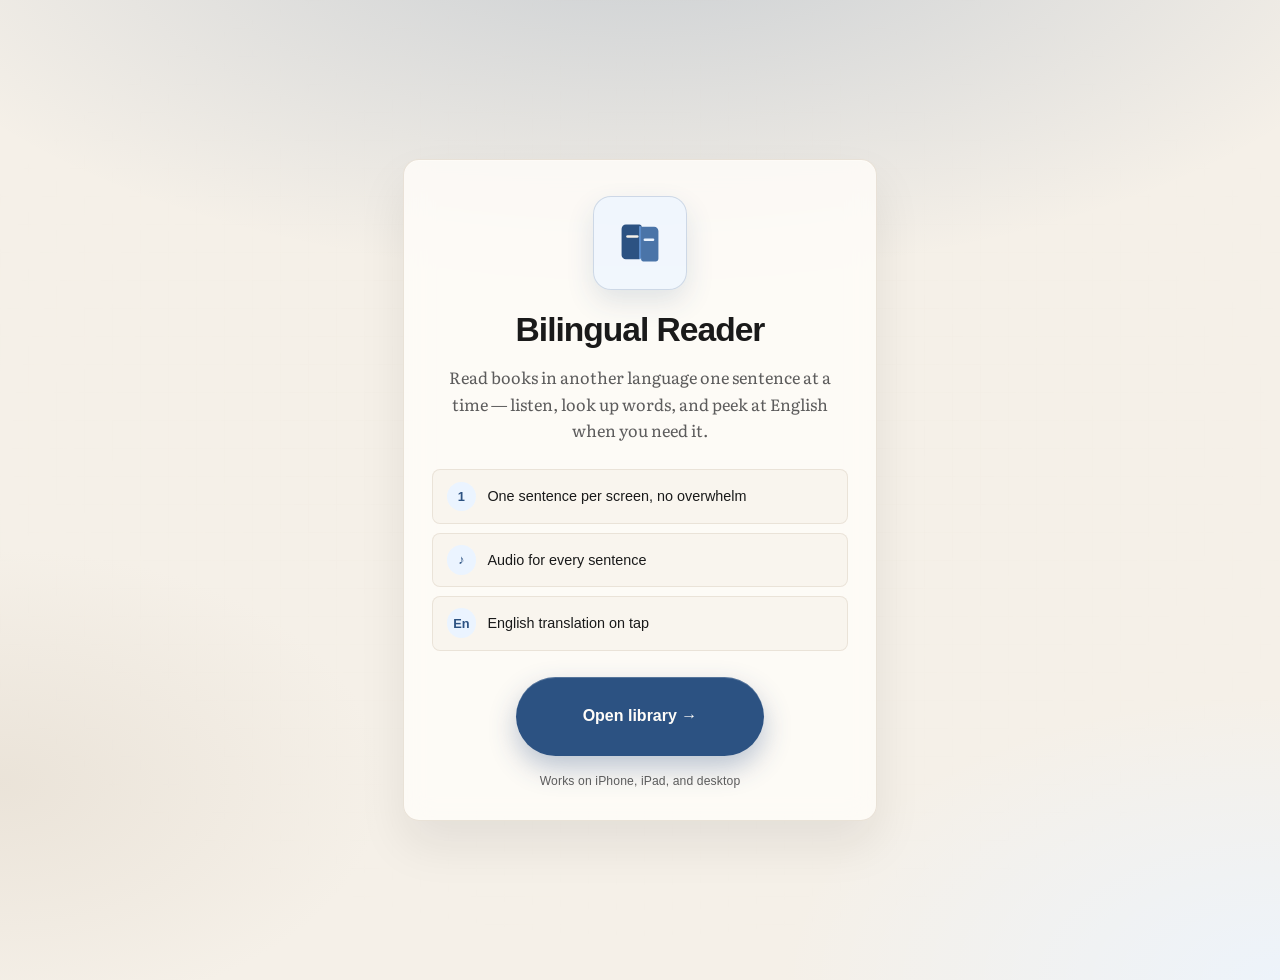
<file: index.html>
<!DOCTYPE html>
<html lang="en">
<head>
  <meta charset="UTF-8">
  <meta name="viewport" content="width=device-width, initial-scale=1.0, viewport-fit=cover">
  <meta name="description" content="Read foreign books one sentence at a time — with audio and translations.">
  <meta name="theme-color" content="#f5f0e8">
  <title>Bilingual Reader</title>
  <link rel="icon" href="web/icon.svg" type="image/svg+xml">
  <link rel="apple-touch-icon" href="web/icon.svg">
  <link rel="preconnect" href="https://fonts.googleapis.com">
  <link rel="preconnect" href="https://fonts.gstatic.com" crossorigin>
  <link href="https://fonts.googleapis.com/css2?family=Literata:opsz,wght@8..72,400;8..72,500&display=swap" rel="stylesheet">
  <link rel="stylesheet" href="web/styles/tokens.css">
  <link rel="stylesheet" href="landing.css">
</head>
<body class="landing">
  <main class="landing-card">
    <div class="landing-logo-wrap">
      <img class="landing-logo" src="web/logo.svg" width="52" height="52" alt="">
    </div>
    <h1>Bilingual Reader</h1>
    <p class="landing-tagline">
      Read books in another language one sentence at a time — listen, look up words, and peek at English when you need it.
    </p>
    <ul class="landing-features">
      <li><span>1</span> One sentence per screen, no overwhelm</li>
      <li><span>♪</span> Audio for every sentence</li>
      <li><span>En</span> English translation on tap</li>
    </ul>
    <a class="landing-cta" href="web/">Open library →</a>
    <p class="landing-foot">Works on iPhone, iPad, and desktop</p>
  </main>
</body>
</html>
</file>
<file: web/styles/tokens.css>
:root {
  --bg: #f5f0e8;
  --surface: #fffdf9;
  --text: #1a1a1a;
  --text-muted: #5c5c5c;
  --accent: #2c5282;
  --accent-soft: #ebf4ff;
  --border: #e2d9cc;
  --error-bg: #fed7d7;
  --error-text: #9b2c2c;

  --font-serif: Georgia, "Times New Roman", serif;
  --font-en: "Literata", Georgia, "Times New Roman", serif;
  --font-ui: -apple-system, BlinkMacSystemFont, "Segoe UI", sans-serif;
  --font-scale: 1;
  --text-fr: calc(1.45rem * var(--font-scale));
  --text-en: calc(1.05rem * var(--font-scale));
  --leading-fr: 1.7;
  --content-max: 36rem;
  --radius: 12px;
  --radius-sm: 8px;
  --ease: cubic-bezier(0.25, 0.1, 0.25, 1);
  --duration: 220ms;

  --safe-bottom: env(safe-area-inset-bottom, 0px);
  --safe-top: env(safe-area-inset-top, 0px);
}

@media (prefers-color-scheme: dark) {
  :root:not([data-theme="light"]) {
    --bg: #141210;
    --surface: #1e1b18;
    --text: #f0ebe3;
    --text-muted: #a39a90;
    --accent: #7eb6ff;
    --accent-soft: #1a2838;
    --border: #3a3530;
    --error-bg: #3d2020;
    --error-text: #feb2b2;
  }
}

:root[data-theme="dark"] {
  --bg: #141210;
  --surface: #1e1b18;
  --text: #f0ebe3;
  --text-muted: #a39a90;
  --accent: #7eb6ff;
  --accent-soft: #1a2838;
  --border: #3a3530;
  --error-bg: #3d2020;
  --error-text: #feb2b2;
}

:root[data-theme="light"] {
  --bg: #f5f0e8;
  --surface: #fffdf9;
  --text: #1a1a1a;
  --text-muted: #5c5c5c;
  --accent: #2c5282;
  --accent-soft: #ebf4ff;
  --border: #e2d9cc;
}
</file>
<file: landing.css>
body.landing {
  margin: 0;
  color: var(--text);
  background: var(--bg);
  font-family: var(--font-ui);
  -webkit-font-smoothing: antialiased;
}

.landing {
  position: relative;
  min-height: 100dvh;
  display: grid;
  place-items: center;
  padding: 2.5rem 1.5rem;
  overflow: hidden;
  isolation: isolate;
}

/* Layered ambient background */
.landing::before,
.landing::after {
  content: "";
  position: absolute;
  inset: 0;
  pointer-events: none;
  z-index: 0;
}

.landing::before {
  background:
    radial-gradient(ellipse 90% 55% at 50% -10%, color-mix(in srgb, var(--accent) 22%, transparent), transparent 70%),
    radial-gradient(ellipse 60% 45% at 100% 100%, color-mix(in srgb, var(--accent-soft) 80%, transparent), transparent 65%),
    radial-gradient(ellipse 50% 40% at 0% 80%, color-mix(in srgb, var(--border) 55%, transparent), transparent 60%);
}

.landing::after {
  opacity: 0.35;
  background-image:
    linear-gradient(color-mix(in srgb, var(--border) 18%, transparent) 1px, transparent 1px),
    linear-gradient(90deg, color-mix(in srgb, var(--border) 18%, transparent) 1px, transparent 1px);
  background-size: 28px 28px;
  mask-image: radial-gradient(ellipse 80% 70% at 50% 45%, black 20%, transparent 75%);
}

.landing-card {
  position: relative;
  z-index: 1;
  width: min(100%, 26rem);
  padding: 2.25rem 1.75rem 2rem;
  text-align: center;
  background: color-mix(in srgb, var(--surface) 82%, transparent);
  border: 1px solid color-mix(in srgb, var(--border) 75%, transparent);
  border-radius: calc(var(--radius) + 4px);
  box-shadow:
    0 24px 48px color-mix(in srgb, var(--text) 8%, transparent),
    0 1px 0 color-mix(in srgb, var(--surface) 60%, transparent) inset;
  backdrop-filter: blur(14px);
}

.landing-logo-wrap {
  width: 5.75rem;
  height: 5.75rem;
  margin: 0 auto 1.35rem;
  display: grid;
  place-items: center;
  border-radius: 18px;
  background: color-mix(in srgb, var(--accent-soft) 70%, transparent);
  border: 1px solid color-mix(in srgb, var(--accent) 18%, transparent);
  box-shadow: 0 12px 28px color-mix(in srgb, var(--accent) 14%, transparent);
}

.landing-logo {
  width: 3.25rem;
  height: 3.25rem;
  display: block;
}

.landing h1 {
  margin: 0;
  font-size: clamp(1.65rem, 5vw, 2.1rem);
  font-weight: 700;
  letter-spacing: -0.03em;
  line-height: 1.15;
}

.landing-tagline {
  margin: 0.9rem 0 0;
  font-family: var(--font-en);
  font-size: 1.02rem;
  line-height: 1.6;
  color: var(--text-muted);
}

.landing-features {
  margin: 1.65rem 0 0;
  padding: 0;
  list-style: none;
  display: grid;
  gap: 0.55rem;
  text-align: left;
  font-size: 0.9rem;
}

.landing-features li {
  display: flex;
  align-items: center;
  gap: 0.7rem;
  padding: 0.72rem 0.85rem;
  background: color-mix(in srgb, var(--bg) 55%, transparent);
  border: 1px solid color-mix(in srgb, var(--border) 65%, transparent);
  border-radius: var(--radius-sm);
}

.landing-features span {
  flex-shrink: 0;
  width: 1.85rem;
  height: 1.85rem;
  display: grid;
  place-items: center;
  border-radius: 50%;
  background: var(--accent-soft);
  color: var(--accent);
  font-size: 0.8rem;
  font-weight: 600;
}

.landing-cta {
  display: inline-flex;
  align-items: center;
  justify-content: center;
  gap: 0.45rem;
  margin-top: 1.65rem;
  min-height: 50px;
  min-width: 12rem;
  padding: 0.9rem 1.75rem;
  border-radius: 999px;
  background: var(--accent);
  color: var(--surface);
  font-size: 1rem;
  font-weight: 600;
  text-decoration: none;
  box-shadow:
    0 12px 28px color-mix(in srgb, var(--accent) 32%, transparent),
    0 1px 0 color-mix(in srgb, white 20%, transparent) inset;
  transition:
    transform var(--duration) var(--ease),
    box-shadow var(--duration) var(--ease);
}

.landing-cta:hover {
  transform: translateY(-2px);
  box-shadow:
    0 16px 34px color-mix(in srgb, var(--accent) 38%, transparent),
    0 1px 0 color-mix(in srgb, white 20%, transparent) inset;
}

.landing-cta:active {
  transform: translateY(0);
}

.landing-foot {
  margin: 1.15rem 0 0;
  font-size: 0.76rem;
  color: var(--text-muted);
  letter-spacing: 0.01em;
}

@media (prefers-reduced-motion: reduce) {
  .landing-cta {
    transition: none;
  }
}
</file>
